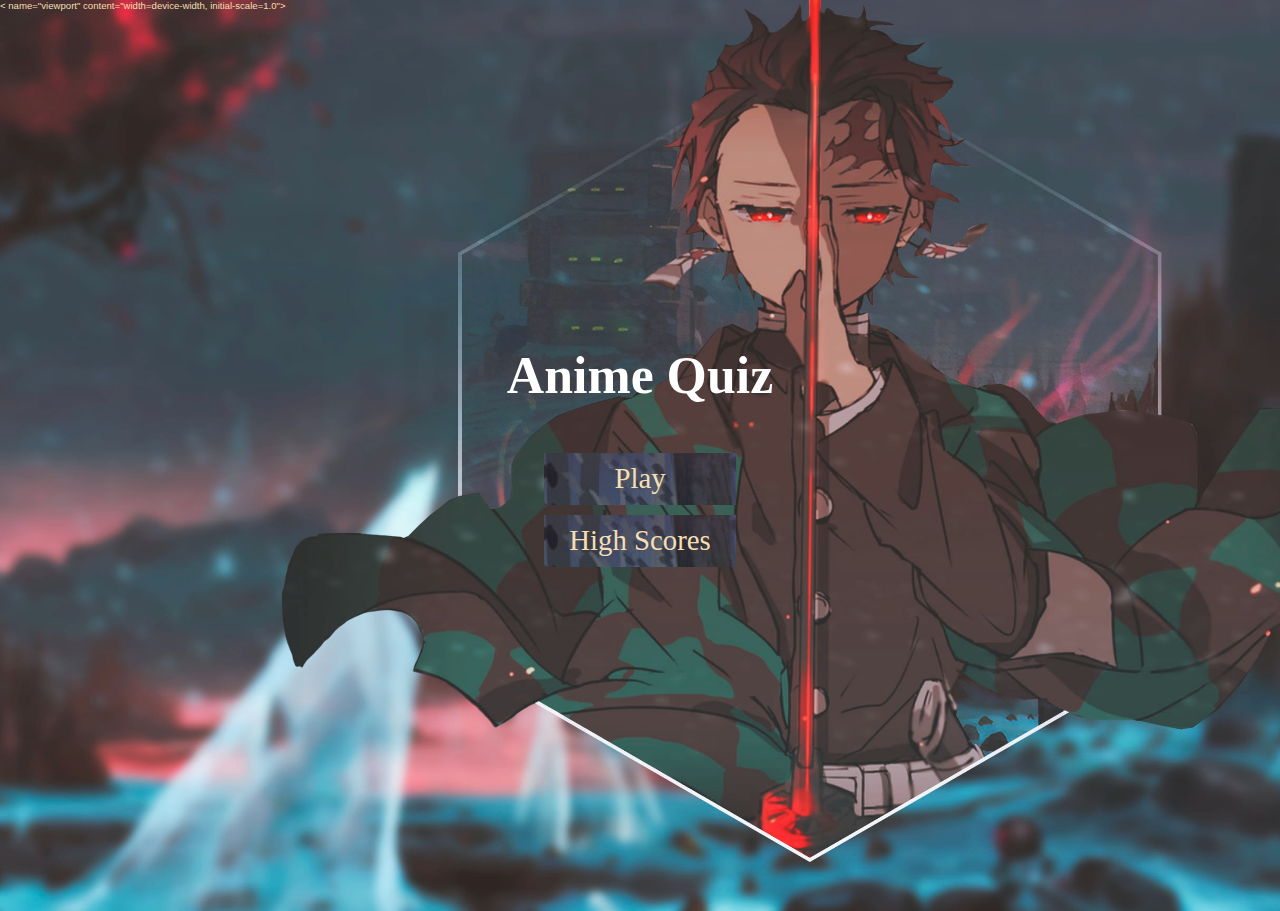
<file: index.html>
<!DOCTYPE html>
<html lang="en">
<head>
    <meta charset="UTF-8">
    < name="viewport" content="width=device-width, initial-scale=1.0">
    <title>Anime Quiz</title>
    <link rel="stylesheet" href="CSS/styles.css">
</head>
<body>
    <div class="container">
        <div id="home" class="flex-center flex-column">
            <h1>Anime Quiz</h1>
            <a class="btn" href="/game.html">Play</a>
            <a class="btn" href="/highscore.html">High Scores</a>
        </div>
    </div>
</body>
</title<>
</file>
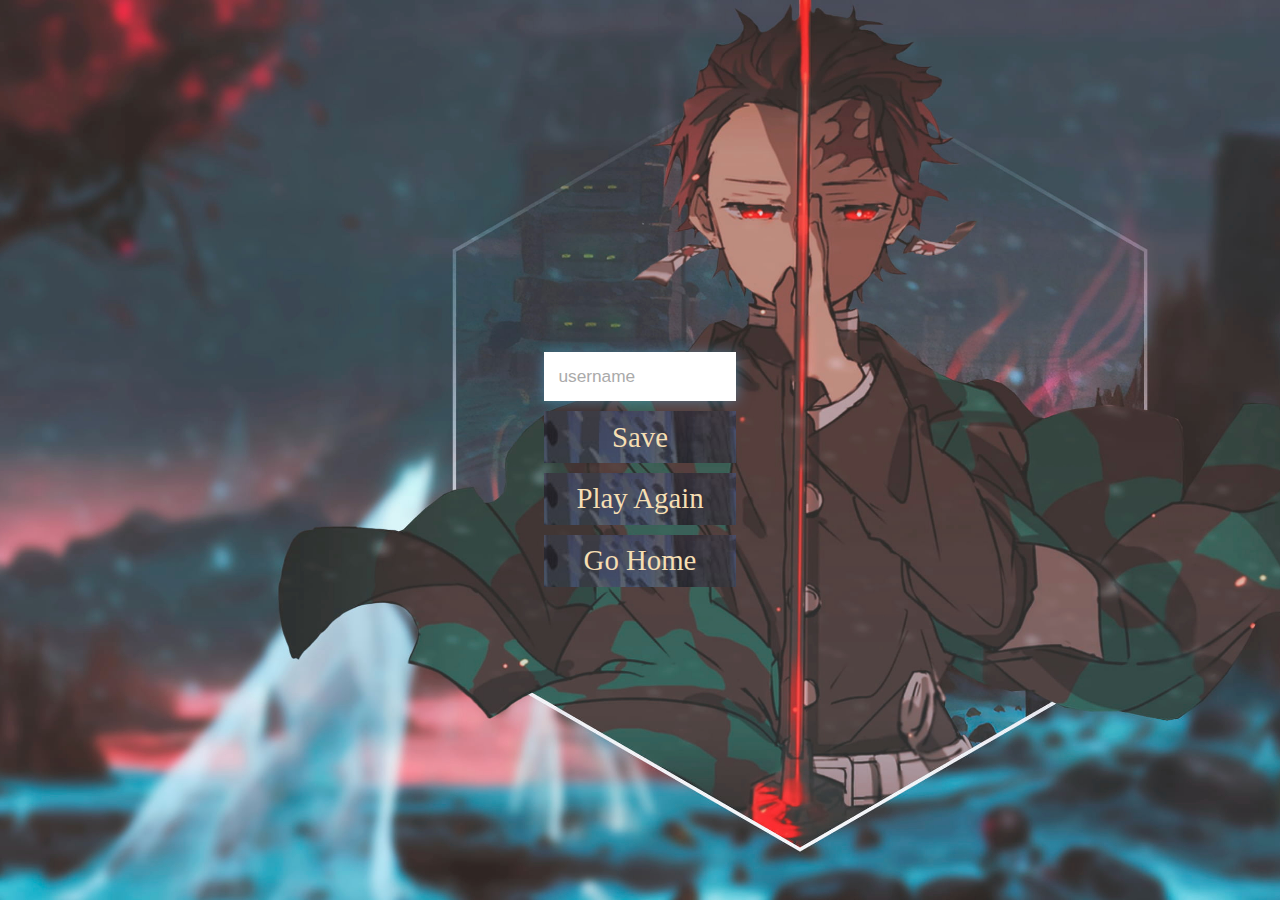
<file: end.html>
<!DOCTYPE html>
<html lang="en">
<head>
    <meta charset="UTF-8">
    <meta name="viewport" content="width=device-width, initial-scale=1.0">
    <title>Congrats</title>
    <link rel="stylesheet" href="CSS/styles.css">
</head>
<body>
    <div class="container">
        <div id="end" class="flex-center flex-column">
            <h1 id="finalScore"></h1>
            <form>
                <input 
                type="text"
                name="username"
                id="username"
                placeholder="username"
                />
                <button type="submit" class="btn" id="saveScoreBtn" onclick="saveHighScore(event)" disabled>Save</button>
            </form>
            <a href="/game.html" class="btn">Play Again</a>
            <a href="/" class="btn">Go Home</a>
        </div>
    </div>
    <script src="JavaScript/end.js"></script>
</body>
</html>
</file>
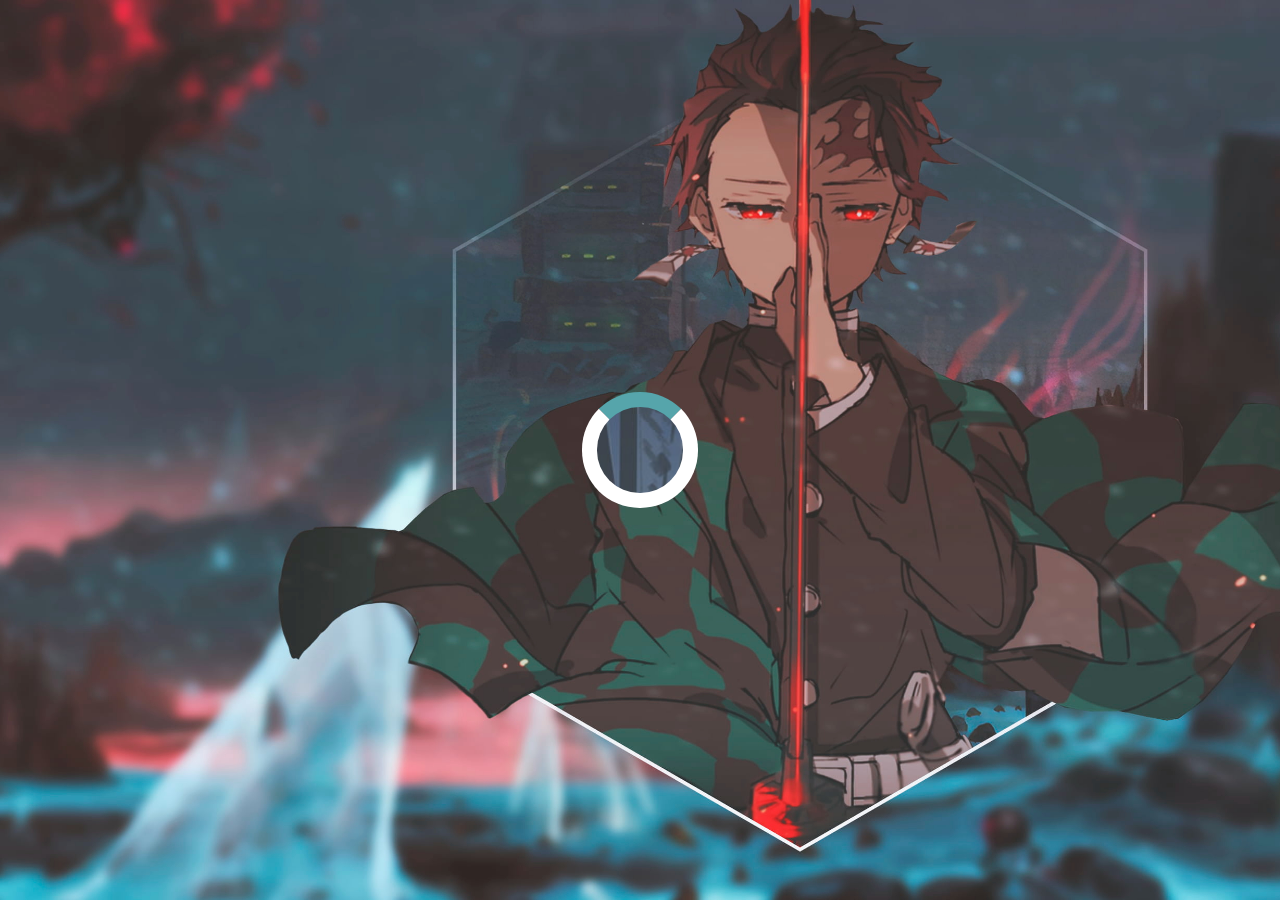
<file: game.html>
<!DOCTYPE html>
<html lang="en">
<head>
    <meta charset="UTF-8">
    <meta name="viewport" content="width=device-width, initial-scale=1.0">
    <title>Me Quiz - Play</title>
    <link rel="stylesheet" href="CSS/styles.css">
</head>
<body>
    <div class="container">
        <div id="loader"></div>
        <div id="game" class="justify-center flex-column hidden">
            <div id="hud">
                <div id="hud-item">
                    <p id="progressText" class="hud-prefix">
                        Question
                    </p>
                <div id="progressBar">
                    <div id="progressBarFull"></div>
                </div>
                </div>
                <div id="hud-item">
                    <p class="hud-prefix">
                        Score
                    </p>
                    <h1 class="hud-main text" id="score">
                        0
                    </h1>
                </div>
            </div>
            <h2 id="question"></h2>
            <div class="choice-container">
                <p class="choice-prefix">A</p>
                <p class="choice-text" data-number="1"></p>
            </div>
            <div class="choice-container">
                <p class="choice-prefix">B</p>
                <p class="choice-text" data-number="2"></p>
            </div>
            <div class="choice-container">
                <p class="choice-prefix">C</p>
                <p class="choice-text" data-number="3"></p>
            </div>
            <div class="choice-container">
                <p class="choice-prefix">D</p>
                <p class="choice-text" data-number="4"></p>
            </div>
        </div>
    </div>
    <script src="JavaScript/game.js"></script>
</body>
</html>
</file>
<file: CSS/styles.css>
:root {
    background-color: #fff6c8;
    font-size: 60%;
}

* {
    box-sizing: border-box;
    font-family: Arial, Helvetica, sans-serif;
    margin: 0;
    padding: 0;
    color: wheat;
}

body {
    background-image: url('/Assets/bg3.jpg');
    background-repeat: no-repeat;
    background-size: cover;
  }

h1,
h2,
h3,
h4 {
    font-family: 'Times New Roman', Times, serif;
    margin-bottom: 1rem;
    color: transparent;
    background-image: url('/Assets/bg2.jpg');
    background-size: cover;
    background-repeat: no-repeat;
    -webkit-background-clip: text;
    -moz-background-clip: text;
    background-clip: text;
}

h1 {
    font-size: 5.4rem;
    background-image: url('/Assets/bg2.jpg');
    background-size: cover;
    background-repeat: no-repeat;
    -webkit-background-clip: text;
    -moz-background-clip: text;
    background-clip: text;
    margin-bottom: 5rem;
}

h1 > span {
    font-size: 2.4rem;
    font-weight: 500;
    
}

h2 {
    font-size: 4.2rem;
    margin-bottom: 4rem;
    font-weight: 700;
    background-image: url('/Assets/bg2.jpg');
    background-size: cover;
    background-repeat: no-repeat;
    -webkit-background-clip: text;
    -moz-background-clip: text;
    background-clip: text;
}

h3 {
    font-size: 2.8rem;
    font-weight: 500;
    background-image: url('/Assets/bg2.jpg');
    background-size: cover;
    background-repeat: no-repeat;
    -webkit-background-clip: text;
    -moz-background-clip: text;
    background-clip: text;
}

/* UTILITIES */

.container {
    width: 100vw;
    height: 100vh;
    display: flex;
    justify-content: center;
    align-items: center;
    max-width: 80rem;
    margin: 0 auto;
    padding: 2rem;
}

.container > * {
    width: 100%;
}

.flex-column {
    display: flex;
    flex-direction: column;
}

.flex-center {
    justify-content: center;
    align-items: center;
}

.justify-center {
    justify-content: center;
}

.text-center {
    text-align: center;
}

.hidden {
    display: none;
}

/* BUTTONS */

.btn {
    font-size: 3rem;
    font-family: 'Times New Roman', Times, serif;
    padding: 1rem 0;
    width: 20rem;
    text-align: center;
    border: none;
    margin-bottom: 1rem;
    text-decoration: none;
    color: wheat;
    background-image: url(/Assets/bg1.jpg);
    background-size: auto !important;
}

.btn:hover {
    cursor: pointer;
    box-shadow: 0 0.4rem 1.4rem 0 rgba(86, 185, 235, 0.5);
    transform: translateY(-0.1rem);
    transition: transform 150ms;
}

.btn[disabled]:hover {
    cursor: not-allowed;
    box-shadow: none;
    transform: none;
}

/* GAME */
.choice-container {
    display: flex;
    margin-bottom: 0.5rem;
    width: 100%;
    font-size: 1.8rem;
    border: 0.1rem solid white;
    color: white;
}

.choice-container:hover {
    cursor: pointer;
    box-shadow: 0 0.4rem 1.4rem 0 rgba(86, 185, 235, 0.5);
    transform: translateY(-0.1rem);
    transition: transform 150ms;}

.choice-prefix{
    padding: 1.5rem 2.5rem;
    background-image: url(/Assets/bg1.jpg);
    background-size: auto !important;
    color: wheat;
}

.choice-text{
    padding: 1.5rem;
    width: 100%;
}

.corrrect {
    background-color: #28a745;
}

.incorrect {
    background-color: #dc3545;
}

/* HUD */

#hud {
    display: flex;
    justify-content: space-between;
}

.hud-prefix {
    text-align: center;
    font-size: 2rem;
}

.hud-main-text {
    text-align: center;
}

#progressBar {
    width: 20rem;
    height: 4rem;
    margin-top: 1.5rem;
    border: 0.3rem solid wheat;
}

#progressBarFull {
    height: 3.4rem;
    background-image: url(/Assets/bg.jpg);
    width: 0%;
    transition: width 0.2s;
}

/* FORM */
form {
    width: 100%;
    display: flex;
    flex-direction: column;
    align-items: center;
}

input {
    margin-bottom: 1rem;
    width: 20rem;
    padding: 1.5rem;
    font-size: 1.8rem;
    border: none;
    box-shadow: 0 0.1rem 1.4rem 0 rgba(86, 185, 235, 0.5);
}

input::placeholder {
    color: #aaa;
}

/* HIGH SCORE CSS */
#highScoresList {
    list-style: none;
    padding-left: 0;
    margin-bottom: 4rem;
}

.high-score {
    font-size: 2.8rem;
    margin-bottom: 0.5rem;
}

.high-score:hover {
    transform: scale(1.025);
}
/* LOADER */

#loader {
    border: 1.6rem solid white;
    border-radius: 50%;
    background: url('/Assets/bg1.jpg') 10% 10% no-repeat;
    border-top: 1.6rem solid #56a5ab;
    width: 12rem;
    height: 12rem;
    animation: spin 2s linear infinite;
}

@keyframes spin{
    0% {
        transform: rotate(0deg);
    }
    100% {
        transform: rotate(360deg);
    }
}
</file>
